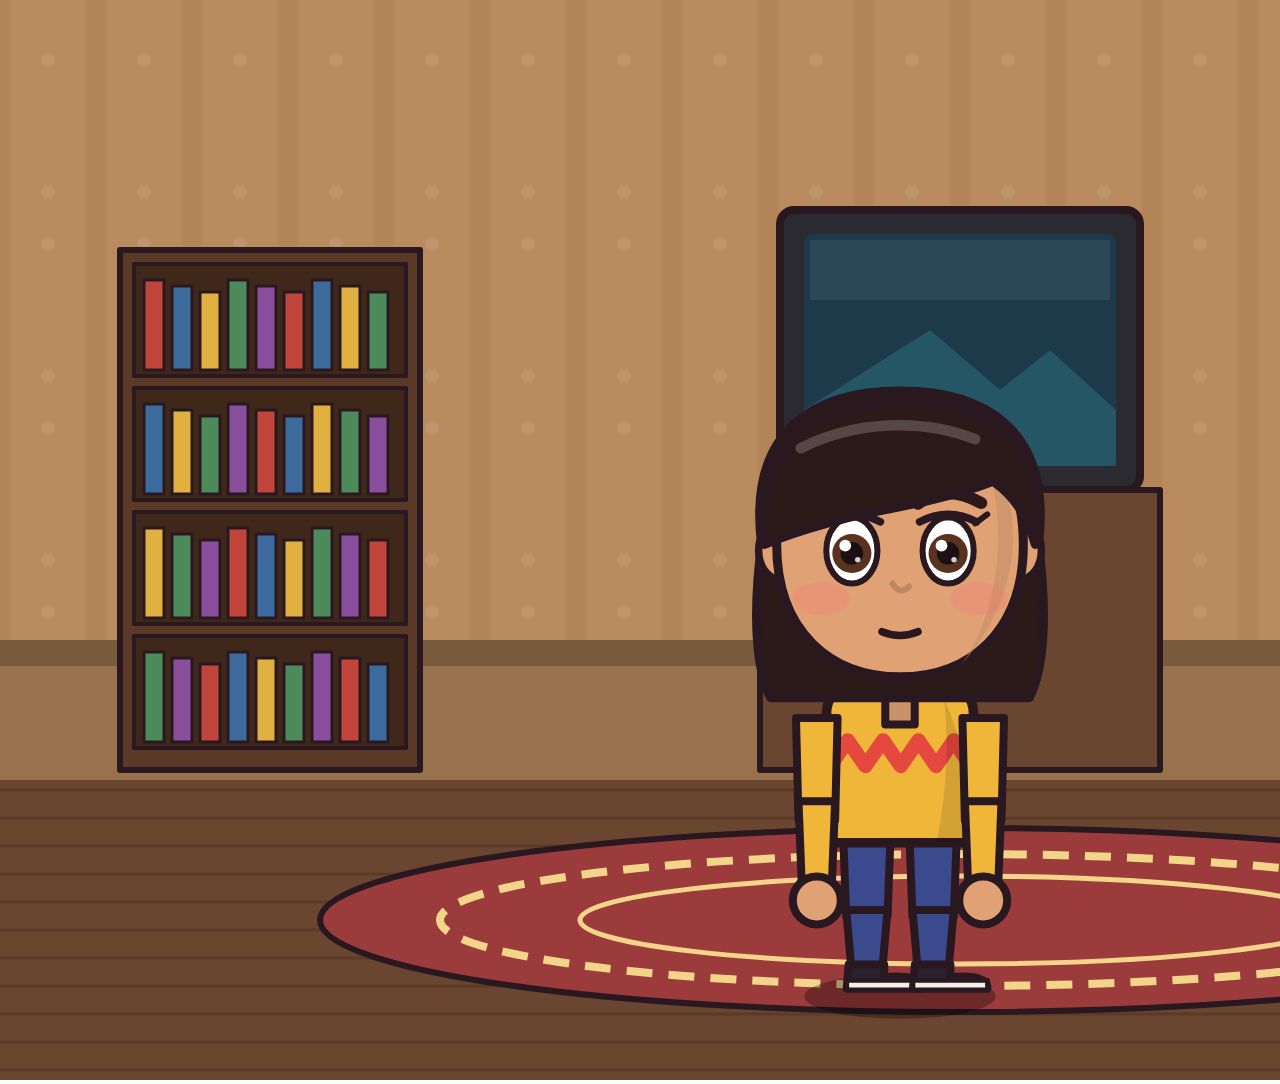
<file: docu/qa/bg.html>
<!doctype html><body style="margin:0"><svg id="s" xmlns="http://www.w3.org/2000/svg" width="1920" height="1080" viewBox="0 0 1920 1080"></svg>
<script src="../engine/kit/00_core.js"></script><script src="../engine/kit/10_chars.js"></script><script src="../engine/kit/20_backgrounds.js"></script>
<script>const q=new URLSearchParams(location.search).get("b")||"livingRoom";
const b=K.bg[q]();const you=K.chars.actor({build:"kid",skin:"#e0a275",hair:"wavy_long",hairColor:"#2b1a17",bow:"#e4483f",top:"#f0b63a",pants:"#3b4a8c",outfit:"kidtee"});
s.innerHTML=b.layers.map(l=>l.svg).join("")+`<g transform="translate(900 990) scale(1.6)">${you}</g>`;</script>
</file>
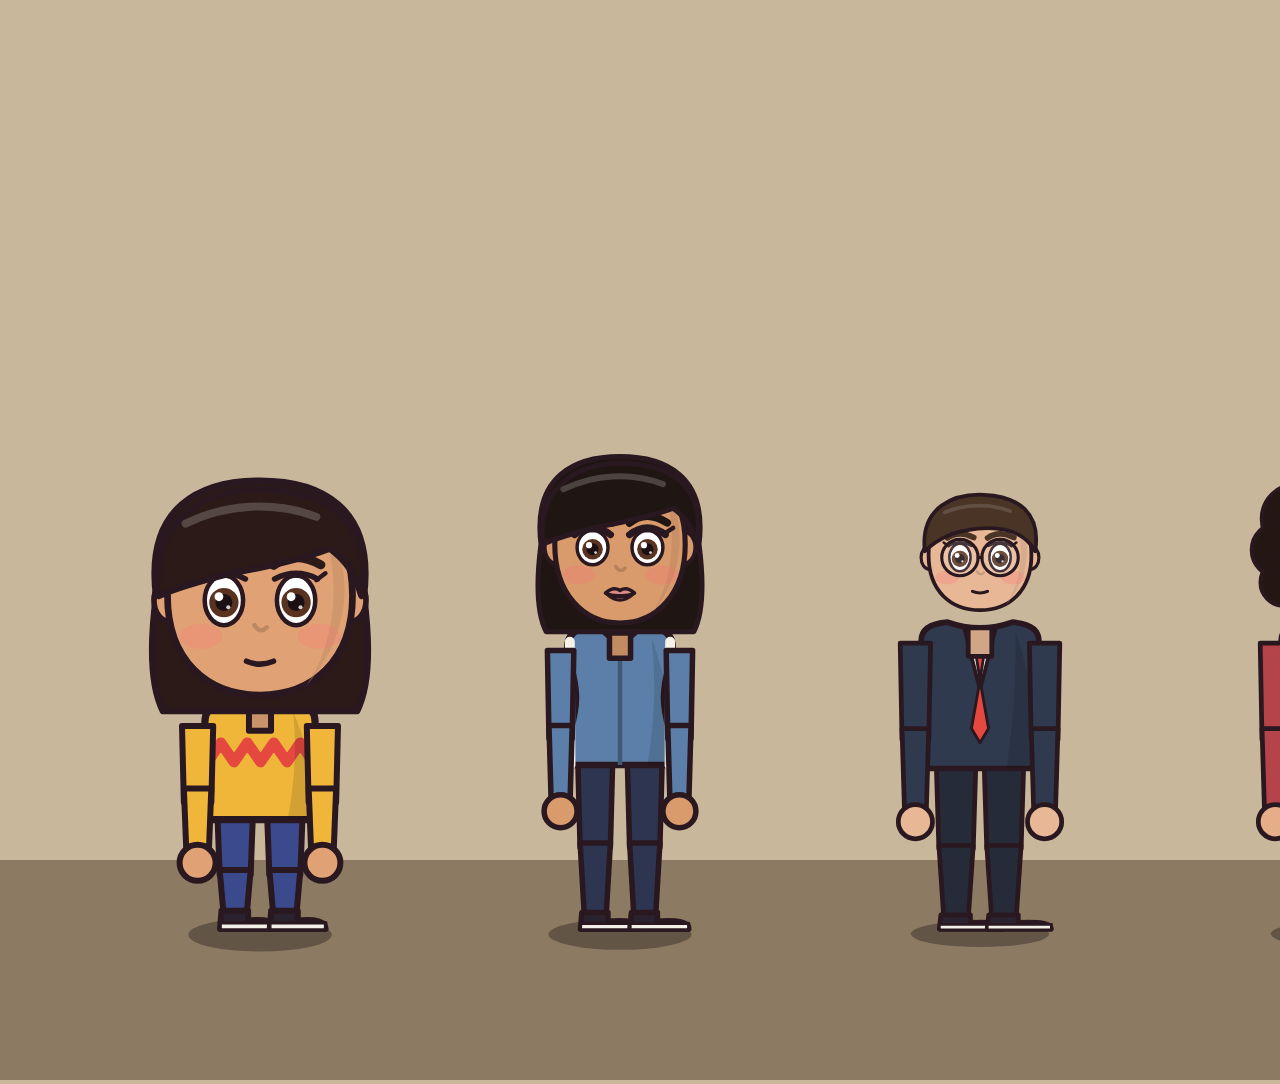
<file: docu/qa/chars.html>
<!doctype html><html><body style="margin:0;background:#c9b79c">
<svg id="s" xmlns="http://www.w3.org/2000/svg" width="1920" height="1080" viewBox="0 0 1920 1080"></svg>
<script src="../engine/kit/00_core.js"></script><script src="../engine/kit/10_chars.js"></script>
<script>
const A=K.chars.actor;
const you=A({build:"kid",skin:"#e0a275",hair:"wavy_long",hairColor:"#2b1a17",bow:"#e4483f",top:"#f0b63a",pants:"#3b4a8c",outfit:"kidtee",skirt:"#d9534f"});
const teen=A({build:"teen",skin:"#d99a6c",hair:"bob",hairColor:"#1f1512",top:"#5b7fa8",pants:"#2e3550",outfit:"track",accent:"#f6f2e8"});
const man=A({build:"adult",skin:"#e8b896",hair:"short_man",hairColor:"#4a3426",top:"#2f3a4f",pants:"#262b3a",outfit:"suit",glasses:1});
const mom=A({build:"adult",skin:"#e5ae88",hair:"big80s",hairColor:"#241713",top:"#b4434a",pants:"#2b2230",outfit:"blazer",accent:"#f3c64a"});
const bab=A({build:"kid",skin:"#e8b48e",hair:"baby_tuft",hairColor:"#3b2118",top:"#cfe3f0",outfit:"onesie",pants:"#cfe3f0"});
document.getElementById("s").innerHTML=
 `<rect y="860" width="1920" height="220" fill="#8d7a63"/>`+
 [[260,you,1.2],[620,teen,1.1],[980,man,0.95],[1340,mom,0.95],[1680,bab,1.0]].map(([x,c,s])=>`<g transform="translate(${x} 930) scale(${s})">${c}</g>`).join("");
</script></body></html>
</file>
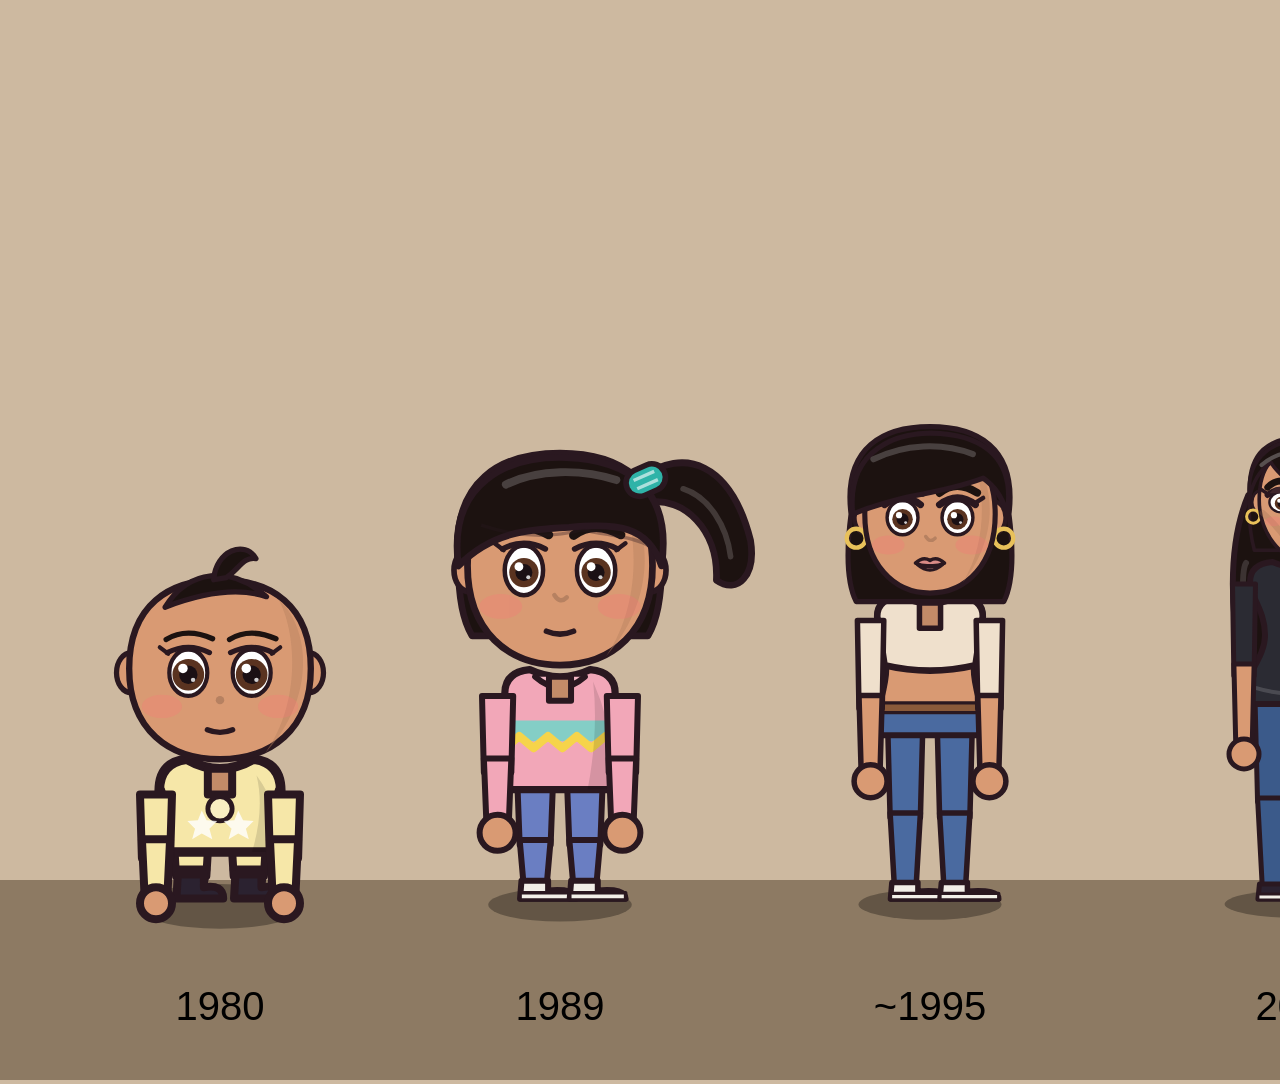
<file: docu/qa/sheet.html>
<!doctype html><body style="margin:0;background:#cdb9a0"><svg id="s" xmlns="http://www.w3.org/2000/svg" width="1920" height="1080" viewBox="0 0 1920 1080"></svg>
<style>[data-p]{transform-origin:0 0}</style>
<script src="../engine/kit/00_core.js"></script><script src="../engine/kit/10_chars.js"></script>
<script>
const KIM={skin:"#d99a73",hairColor:"#1c1210",eyeColor:"#5a3320"};
const A=(o)=>K.chars.actor(Object.assign({},KIM,o));
const baby=A({build:"baby",hair:"baby_tuft",outfit:"babygrow",top:"#f6e7a8",pants:"#f6e7a8",shoeType:"none",legs:"pants"});
const child=A({build:"child",hair:"child_pony",outfit:"sweat80s",top:"#f2a7b8",pants:"#6a7ec2",shoe:"#f2efe8"});
const teen=A({build:"teen",hair:"teen_long",outfit:"crop",top:"#efe0cc",pants:"#4a6aa0",shoe:"#f2efe8",earrings:1,sleeve:"short"});
const w07=A({build:"woman",hair:"long_straight",outfit:"tee2007",top:"#2b2b33",pants:"#3b5a8a",shoe:"#2b2230",earrings:1,sleeve:"short"});
const w25=A({build:"woman",hair:"long_straight",outfit:"dress",top:"#b89b86",legs:"bare",shoe:"#c9a58a",shoeType:"pump",sleeve:"none",earrings:1,lip:"#c4666b"});
s.innerHTML=`<rect y="880" width="1920" height="200" fill="#8d7a63"/>`+[[220,baby,1.6,"1980"],[560,child,1.2,"1989"],[930,teen,1.1,"~1995"],[1300,w07,1.0,"2007"],[1660,w25,1.0,"2025"]].map(([x,c,sc,t])=>`<g transform="translate(${x} 900) scale(${sc})">${c}</g><text x="${x}" y="1020" text-anchor="middle" font-size="40" font-family="sans-serif">${t}</text>`).join("");
</script></body>
</file>
